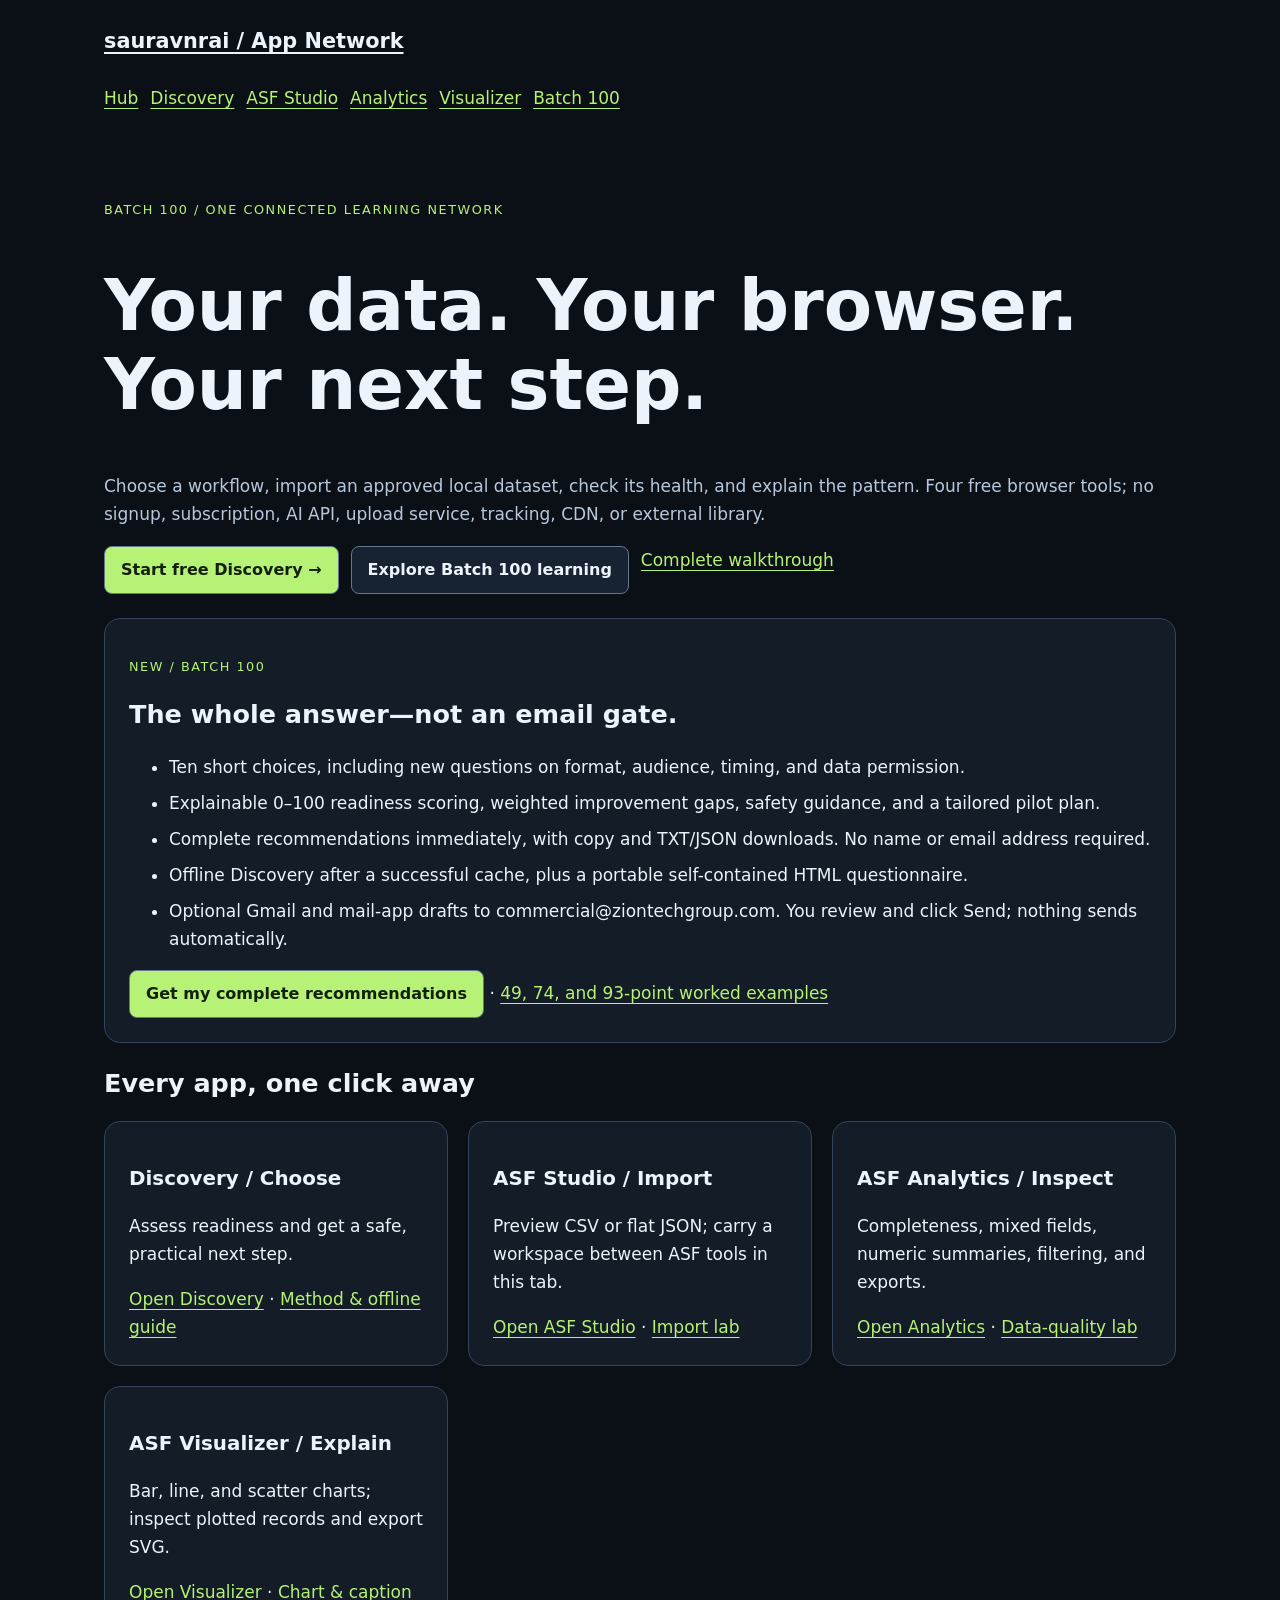
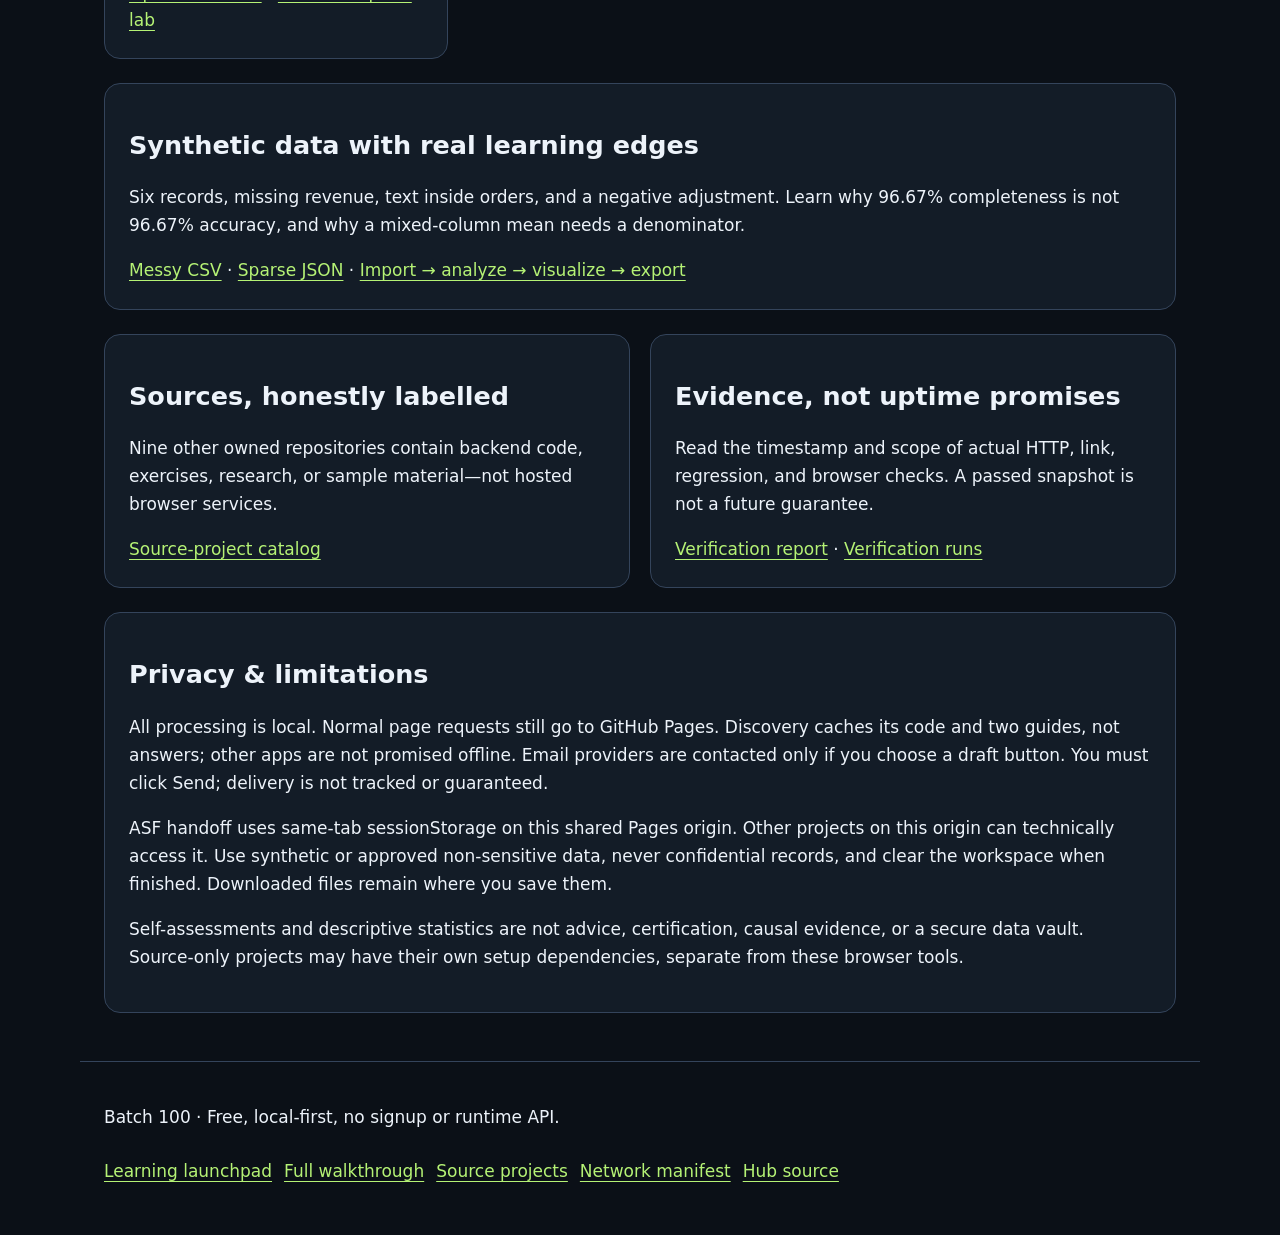
<file: index.html>
<!doctype html><html lang="en"><head><meta charset="utf-8"><meta name="viewport" content="width=device-width,initial-scale=1"><meta name="description" content="Batch 100: a free connected network of local browser tools, offline Discovery and practical data tutorials."><meta name="referrer" content="no-referrer"><link rel="canonical" href="https://sauravnrai.github.io/"><title>App Network — Batch 100</title><link rel="stylesheet" href="/batch100.css"></head><body><a class="skip" href="#main">Skip to content</a><header><a class="brand" href="/">sauravnrai / App Network</a><nav aria-label="App Network"><a href="/" aria-current="page">Hub</a><a href="/discovery/">Discovery</a><a href="/ASF/">ASF Studio</a><a href="/ASF-analytics/">Analytics</a><a href="/ASF-visualizer/">Visualizer</a><a href="/batch-100.html">Batch 100</a></nav></header><main id="main"><p class="eyebrow">Batch 100 / one connected learning network</p><h1>Your data. Your browser.<br>Your next step.</h1><p class="lead">Choose a workflow, import an approved local dataset, check its health, and explain the pattern. Four free browser tools; no signup, subscription, AI API, upload service, tracking, CDN, or external library.</p><div class="actions"><a class="button" href="/discovery/">Start free Discovery →</a><a class="button secondary" href="/batch-100.html">Explore Batch 100 learning</a><a href="/workflow.html">Complete walkthrough</a></div><section class="panel" id="batch100"><p class="eyebrow">New / Batch 100</p><h2>The whole answer—not an email gate.</h2><ul><li>Ten short choices, including new questions on format, audience, timing, and data permission.</li><li>Explainable 0–100 readiness scoring, weighted improvement gaps, safety guidance, and a tailored pilot plan.</li><li>Complete recommendations immediately, with copy and TXT/JSON downloads. No name or email address required.</li><li>Offline Discovery after a successful cache, plus a portable self-contained HTML questionnaire.</li><li>Optional Gmail and mail-app drafts to commercial@ziontechgroup.com. You review and click Send; nothing sends automatically.</li></ul><a class="button" href="/discovery/">Get my complete recommendations</a> · <a href="/discovery/examples.html">49, 74, and 93-point worked examples</a></section><section id="apps"><h2>Every app, one click away</h2><div class="grid"><article class="panel"><h3>Discovery / Choose</h3><p>Assess readiness and get a safe, practical next step.</p><a href="/discovery/">Open Discovery</a> · <a href="/discovery/guide.html">Method & offline guide</a></article><article class="panel"><h3>ASF Studio / Import</h3><p>Preview CSV or flat JSON; carry a workspace between ASF tools in this tab.</p><a href="/ASF/">Open ASF Studio</a> · <a href="/ASF/batch-100.html">Import lab</a></article><article class="panel"><h3>ASF Analytics / Inspect</h3><p>Completeness, mixed fields, numeric summaries, filtering, and exports.</p><a href="/ASF-analytics/">Open Analytics</a> · <a href="/ASF-analytics/batch-100.html">Data-quality lab</a></article><article class="panel"><h3>ASF Visualizer / Explain</h3><p>Bar, line, and scatter charts; inspect plotted records and export SVG.</p><a href="/ASF-visualizer/">Open Visualizer</a> · <a href="/ASF-visualizer/batch-100.html">Chart & caption lab</a></article></div></section><section class="panel"><h2>Synthetic data with real learning edges</h2><p>Six records, missing revenue, text inside orders, and a negative adjustment. Learn why 96.67% completeness is not 96.67% accuracy, and why a mixed-column mean needs a denominator.</p><a href="/ASF/data/batch100-messy.csv" download>Messy CSV</a> · <a href="/ASF/data/batch100-sparse.json" download>Sparse JSON</a> · <a href="/workflow.html">Import → analyze → visualize → export</a></section><section class="grid"><article class="panel"><h2>Sources, honestly labelled</h2><p>Nine other owned repositories contain backend code, exercises, research, or sample material—not hosted browser services.</p><a href="/projects.html">Source-project catalog</a></article><article class="panel"><h2>Evidence, not uptime promises</h2><p>Read the timestamp and scope of actual HTTP, link, regression, and browser checks. A passed snapshot is not a future guarantee.</p><a href="/verification/latest.json">Verification report</a> · <a href="https://github.com/sauravnrai/sauravnrai.github.io/actions/workflows/verify.yml">Verification runs</a></article></section><section class="panel" id="privacy"><h2>Privacy & limitations</h2><p>All processing is local. Normal page requests still go to GitHub Pages. Discovery caches its code and two guides, not answers; other apps are not promised offline. Email providers are contacted only if you choose a draft button. You must click Send; delivery is not tracked or guaranteed.</p><p>ASF handoff uses same-tab sessionStorage on this shared Pages origin. Other projects on this origin can technically access it. Use synthetic or approved non-sensitive data, never confidential records, and clear the workspace when finished. Downloaded files remain where you save them.</p><p>Self-assessments and descriptive statistics are not advice, certification, causal evidence, or a secure data vault. Source-only projects may have their own setup dependencies, separate from these browser tools.</p></section></main><footer><p>Batch 100 · Free, local-first, no signup or runtime API.</p><nav aria-label="Resources"><a href="/batch-100.html">Learning launchpad</a><a href="/workflow.html">Full walkthrough</a><a href="/projects.html">Source projects</a><a href="/network.json">Network manifest</a><a href="https://github.com/sauravnrai/sauravnrai.github.io">Hub source</a></nav></footer></body></html>
</file>
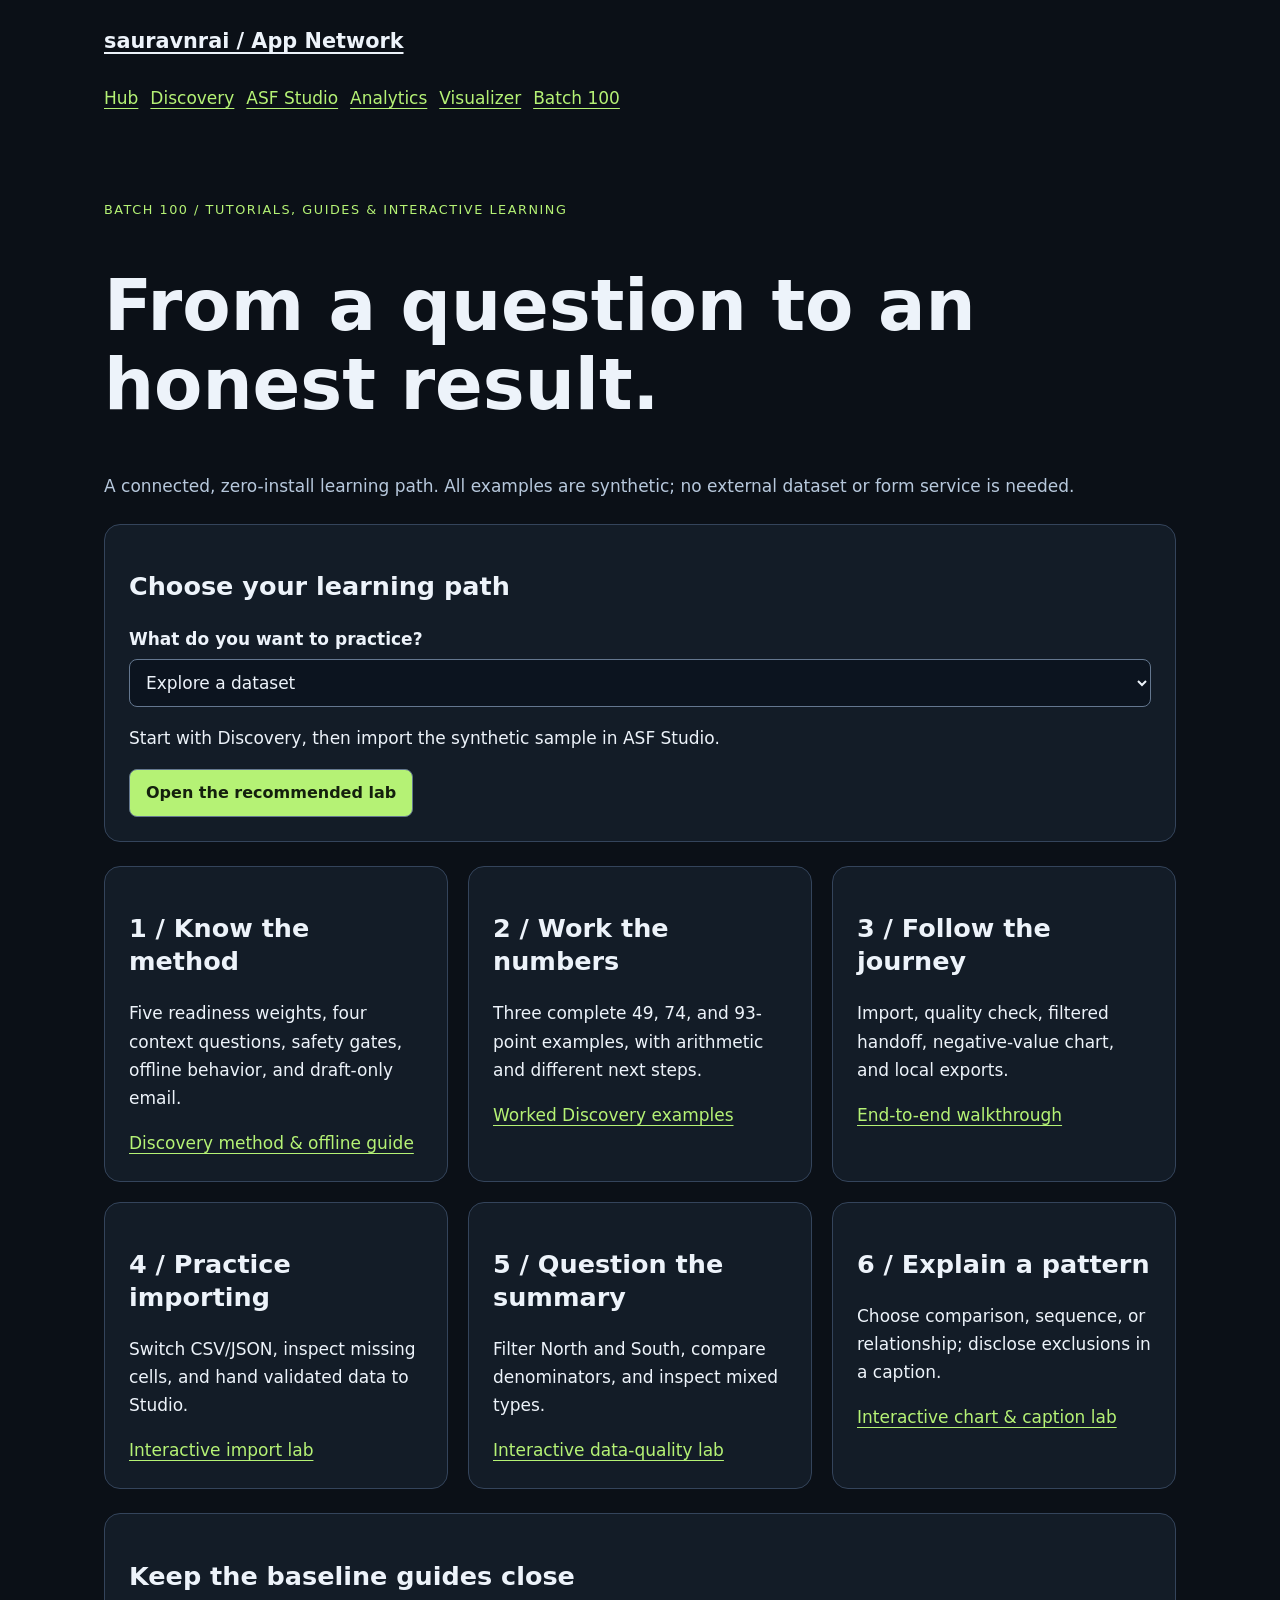
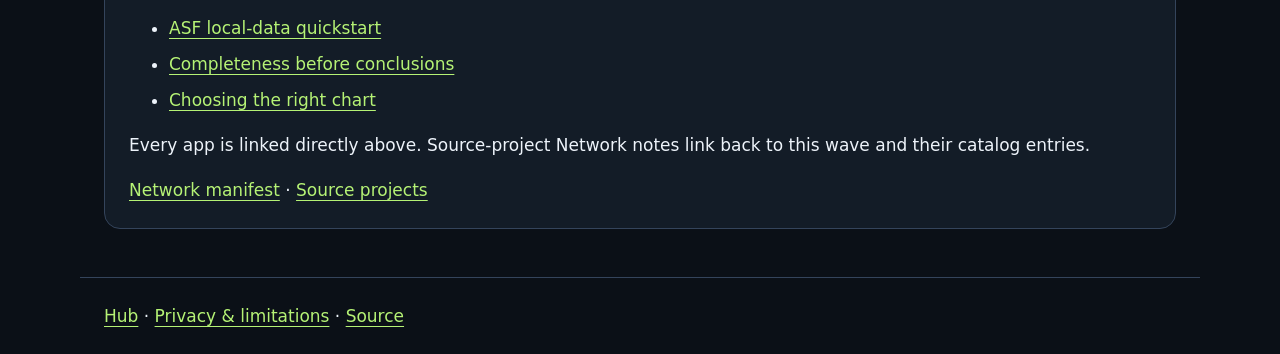
<file: batch-100.html>
<!doctype html><html lang="en"><head><meta charset="utf-8"><meta name="viewport" content="width=device-width,initial-scale=1"><meta name="description" content="Batch 100 tutorials, guides and interactive local-data learning across Discovery and ASF."><title>Batch 100 Learning Launchpad — App Network</title><link rel="stylesheet" href="/batch100.css"></head><body><a class="skip" href="#main">Skip to content</a><header><a class="brand" href="/">sauravnrai / App Network</a><nav aria-label="App Network"><a href="/">Hub</a><a href="/discovery/">Discovery</a><a href="/ASF/">ASF Studio</a><a href="/ASF-analytics/">Analytics</a><a href="/ASF-visualizer/">Visualizer</a><a href="/batch-100.html" aria-current="page">Batch 100</a></nav></header><main id="main"><p class="eyebrow">Batch 100 / tutorials, guides & interactive learning</p><h1>From a question to an honest result.</h1><p class="lead">A connected, zero-install learning path. All examples are synthetic; no external dataset or form service is needed.</p><section class="panel"><h2>Choose your learning path</h2><label for="path-goal">What do you want to practice?</label><select id="path-goal"><option value="explore">Explore a dataset</option><option value="quality">Assess data quality</option><option value="visualize">Present a pattern</option></select><p id="path-advice" class="status" aria-live="polite">Start with Discovery, then import the synthetic sample in ASF Studio.</p><a id="path-link" class="button" href="/ASF/batch-100.html">Open the recommended lab</a><noscript>All labs are linked below; JavaScript only changes this suggestion.</noscript></section><section class="grid"><article class="panel"><h2>1 / Know the method</h2><p>Five readiness weights, four context questions, safety gates, offline behavior, and draft-only email.</p><a href="/discovery/guide.html">Discovery method & offline guide</a></article><article class="panel"><h2>2 / Work the numbers</h2><p>Three complete 49, 74, and 93-point examples, with arithmetic and different next steps.</p><a href="/discovery/examples.html">Worked Discovery examples</a></article><article class="panel"><h2>3 / Follow the journey</h2><p>Import, quality check, filtered handoff, negative-value chart, and local exports.</p><a href="/workflow.html">End-to-end walkthrough</a></article><article class="panel"><h2>4 / Practice importing</h2><p>Switch CSV/JSON, inspect missing cells, and hand validated data to Studio.</p><a href="/ASF/batch-100.html">Interactive import lab</a></article><article class="panel"><h2>5 / Question the summary</h2><p>Filter North and South, compare denominators, and inspect mixed types.</p><a href="/ASF-analytics/batch-100.html">Interactive data-quality lab</a></article><article class="panel"><h2>6 / Explain a pattern</h2><p>Choose comparison, sequence, or relationship; disclose exclusions in a caption.</p><a href="/ASF-visualizer/batch-100.html">Interactive chart & caption lab</a></article></section><section class="panel"><h2>Keep the baseline guides close</h2><ul><li><a href="/ASF/guide.html">ASF local-data quickstart</a></li><li><a href="/ASF-analytics/guide.html">Completeness before conclusions</a></li><li><a href="/ASF-visualizer/guide.html">Choosing the right chart</a></li></ul><p>Every app is linked directly above. Source-project Network notes link back to this wave and their catalog entries.</p><a href="/network.json">Network manifest</a> · <a href="/projects.html">Source projects</a></section></main><footer><a href="/">Hub</a> · <a href="/#privacy">Privacy & limitations</a> · <a href="https://github.com/sauravnrai/sauravnrai.github.io">Source</a></footer><script>'use strict';const advice={explore:['Import the sample and check its six records before choosing a question.','/ASF/batch-100.html'],quality:['Compare missing cells with mixed types, then inspect the filtered denominator.','/ASF-analytics/batch-100.html'],visualize:['Choose a chart for the question, retain negative values, and describe exclusions.','/ASF-visualizer/batch-100.html']};document.getElementById('path-goal').addEventListener('change',e=>{const p=advice[e.target.value];document.getElementById('path-advice').textContent=p[0];document.getElementById('path-link').href=p[1];});</script></body></html>
</file>
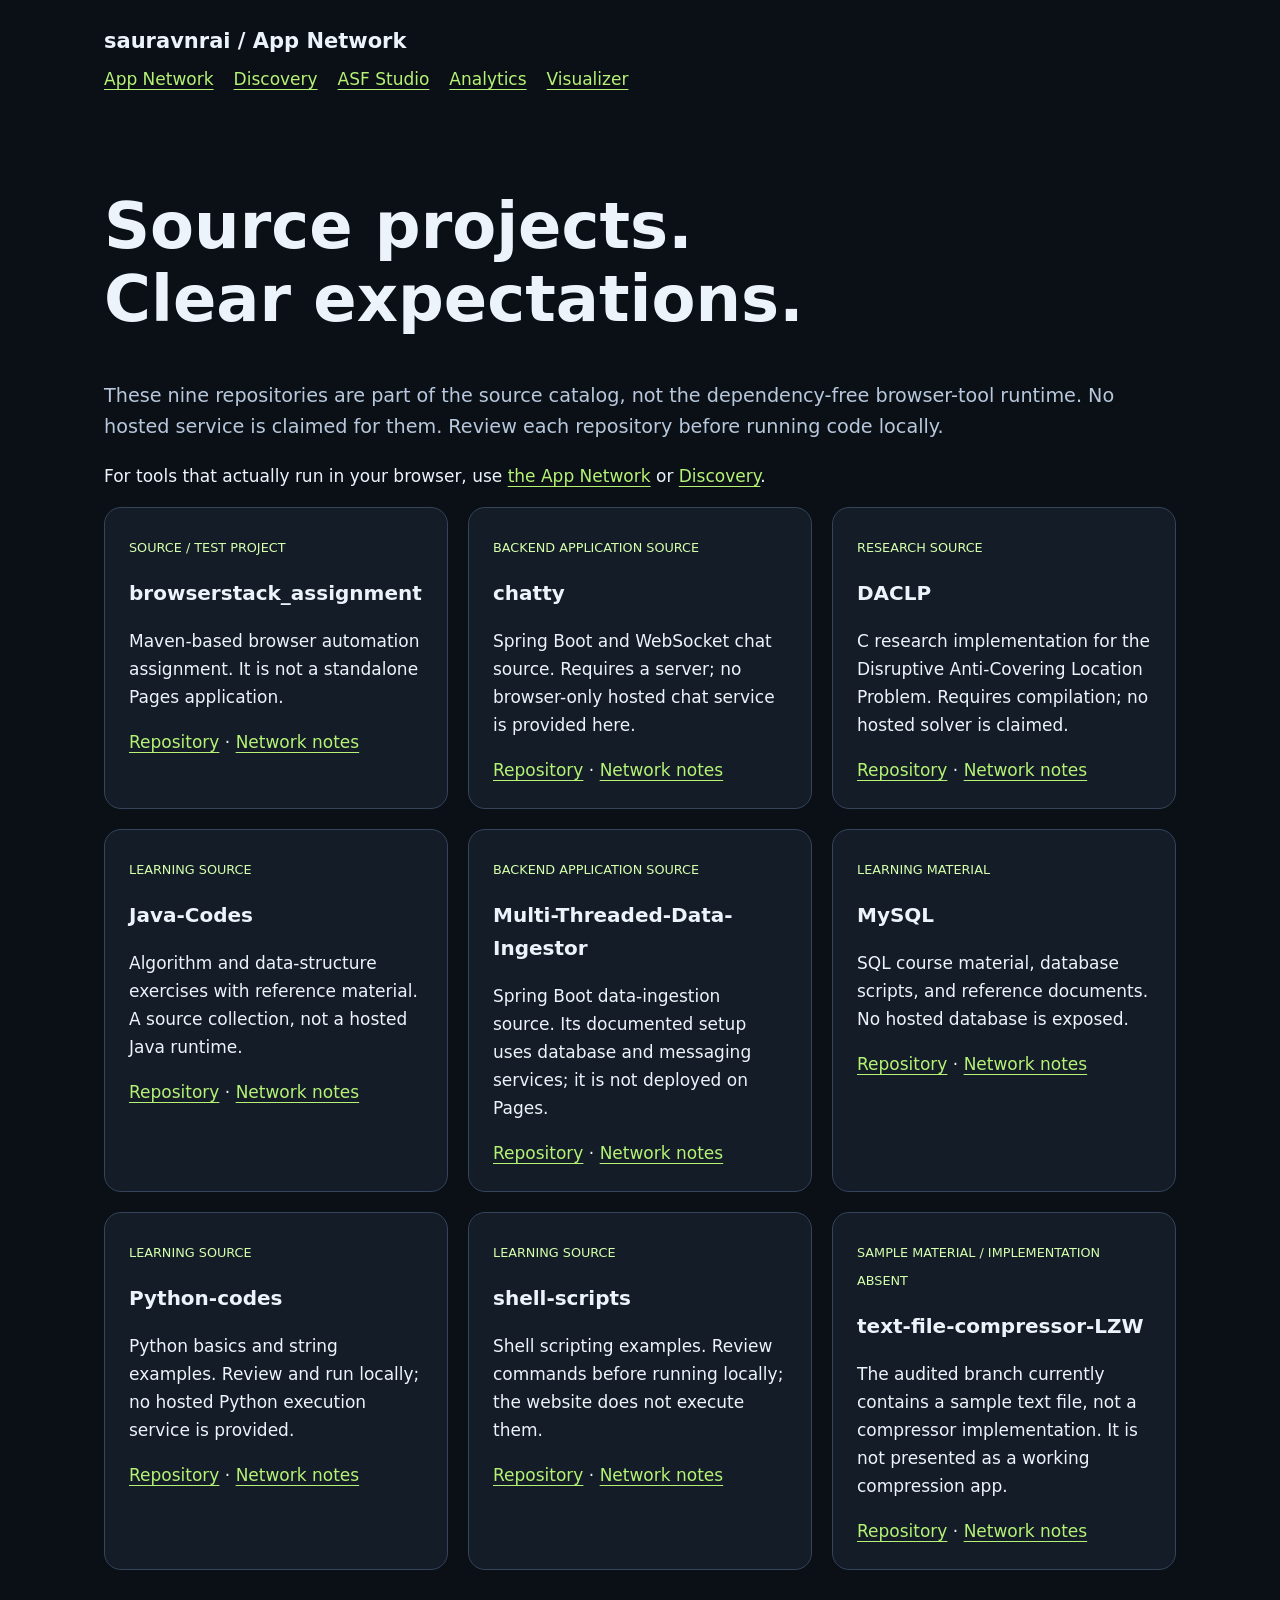
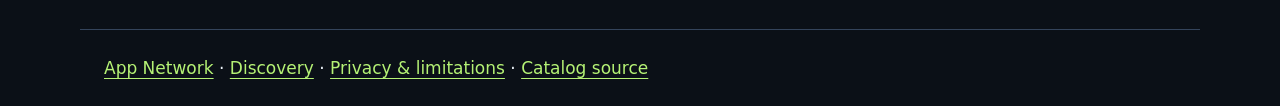
<file: projects.html>
<!doctype html><html lang="en"><head><meta charset="utf-8"><meta name="viewport" content="width=device-width,initial-scale=1"><meta name="description" content="An honest catalog of source-only projects in the sauravnrai account; not hosted backend services."><meta http-equiv="Content-Security-Policy" content="default-src 'none'; style-src 'unsafe-inline'; connect-src 'none'; base-uri 'none'; form-action 'none'"><title>Source Projects — App Network</title><style>*{box-sizing:border-box}html{color-scheme:dark}body{margin:0;background:#0b1017;color:#edf3fa;font:17px/1.65 system-ui,sans-serif}a{color:#b5f275;text-underline-offset:4px}a:focus-visible{outline:3px solid #bdacff;outline-offset:4px}header,main,footer{max-width:1120px;margin:auto;padding:24px}nav{display:flex;flex-wrap:wrap;gap:10px 20px}nav a{padding:6px 0}.brand{font-size:21px;color:#edf3fa;font-weight:800;text-decoration:none}h1{font-size:clamp(2.4rem,7vw,4rem);line-height:1.15}.lead{font-size:1.2rem;color:#b7c8dc}.grid{display:grid;grid-template-columns:repeat(auto-fit,minmax(min(100%,290px),1fr));gap:20px}.panel{padding:24px;border:1px solid #34445b;border-radius:17px;background:#131c27;min-width:0}h2{font-size:1.25rem;overflow-wrap:anywhere}.tag{color:#d5ffad;font-size:.8rem;text-transform:uppercase}.skip{position:absolute;top:-100px;left:20px;background:#edf3fa;color:#14200d;padding:10px}.skip:focus{top:10px}footer{border-top:1px solid #34445b;margin-top:35px}@media(max-width:560px){header,main,footer{padding:18px}}</style></head><body><a href="#main" class="skip">Skip to content</a><header><a href="/" class="brand">sauravnrai / App Network</a><nav aria-label="App Network"><a href="/">App Network</a><a href="/discovery/">Discovery</a><a href="/ASF/">ASF Studio</a><a href="/ASF-analytics/">Analytics</a><a href="/ASF-visualizer/">Visualizer</a></nav></header><main id="main"><h1>Source projects.<br>Clear expectations.</h1><p class="lead">These nine repositories are part of the source catalog, not the dependency-free browser-tool runtime. No hosted service is claimed for them. Review each repository before running code locally.</p><p>For tools that actually run in your browser, use <a href="/">the App Network</a> or <a href="/discovery/">Discovery</a>.</p><section class="grid" aria-label="Source-only repository catalog"><article class="panel" id="browserstack_assignment"><span class="tag">Source / test project</span><h2>browserstack_assignment</h2><p>Maven-based browser automation assignment. It is not a standalone Pages application.</p><a href="https://github.com/sauravnrai/browserstack_assignment">Repository</a> · <a href="https://github.com/sauravnrai/browserstack_assignment/blob/main/NETWORK.md">Network notes</a></article><article class="panel" id="chatty"><span class="tag">Backend application source</span><h2>chatty</h2><p>Spring Boot and WebSocket chat source. Requires a server; no browser-only hosted chat service is provided here.</p><a href="https://github.com/sauravnrai/chatty">Repository</a> · <a href="https://github.com/sauravnrai/chatty/blob/master/NETWORK.md">Network notes</a></article><article class="panel" id="DACLP"><span class="tag">Research source</span><h2>DACLP</h2><p>C research implementation for the Disruptive Anti-Covering Location Problem. Requires compilation; no hosted solver is claimed.</p><a href="https://github.com/sauravnrai/DACLP">Repository</a> · <a href="https://github.com/sauravnrai/DACLP/blob/main/NETWORK.md">Network notes</a></article><article class="panel" id="Java-Codes"><span class="tag">Learning source</span><h2>Java-Codes</h2><p>Algorithm and data-structure exercises with reference material. A source collection, not a hosted Java runtime.</p><a href="https://github.com/sauravnrai/Java-Codes">Repository</a> · <a href="https://github.com/sauravnrai/Java-Codes/blob/main/NETWORK.md">Network notes</a></article><article class="panel" id="Multi-Threaded-Data-Ingestor"><span class="tag">Backend application source</span><h2>Multi-Threaded-Data-Ingestor</h2><p>Spring Boot data-ingestion source. Its documented setup uses database and messaging services; it is not deployed on Pages.</p><a href="https://github.com/sauravnrai/Multi-Threaded-Data-Ingestor">Repository</a> · <a href="https://github.com/sauravnrai/Multi-Threaded-Data-Ingestor/blob/main/NETWORK.md">Network notes</a></article><article class="panel" id="MySQL"><span class="tag">Learning material</span><h2>MySQL</h2><p>SQL course material, database scripts, and reference documents. No hosted database is exposed.</p><a href="https://github.com/sauravnrai/MySQL">Repository</a> · <a href="https://github.com/sauravnrai/MySQL/blob/master/NETWORK.md">Network notes</a></article><article class="panel" id="Python-codes"><span class="tag">Learning source</span><h2>Python-codes</h2><p>Python basics and string examples. Review and run locally; no hosted Python execution service is provided.</p><a href="https://github.com/sauravnrai/Python-codes">Repository</a> · <a href="https://github.com/sauravnrai/Python-codes/blob/main/NETWORK.md">Network notes</a></article><article class="panel" id="shell-scripts"><span class="tag">Learning source</span><h2>shell-scripts</h2><p>Shell scripting examples. Review commands before running locally; the website does not execute them.</p><a href="https://github.com/sauravnrai/shell-scripts">Repository</a> · <a href="https://github.com/sauravnrai/shell-scripts/blob/main/NETWORK.md">Network notes</a></article><article class="panel" id="text-file-compressor-LZW"><span class="tag">Sample material / implementation absent</span><h2>text-file-compressor-LZW</h2><p>The audited branch currently contains a sample text file, not a compressor implementation. It is not presented as a working compression app.</p><a href="https://github.com/sauravnrai/text-file-compressor-LZW">Repository</a> · <a href="https://github.com/sauravnrai/text-file-compressor-LZW/blob/main/NETWORK.md">Network notes</a></article></section></main><footer><a href="/">App Network</a> · <a href="/discovery/">Discovery</a> · <a href="/#privacy">Privacy & limitations</a> · <a href="https://github.com/sauravnrai/sauravnrai.github.io">Catalog source</a></footer></body></html>
</file>
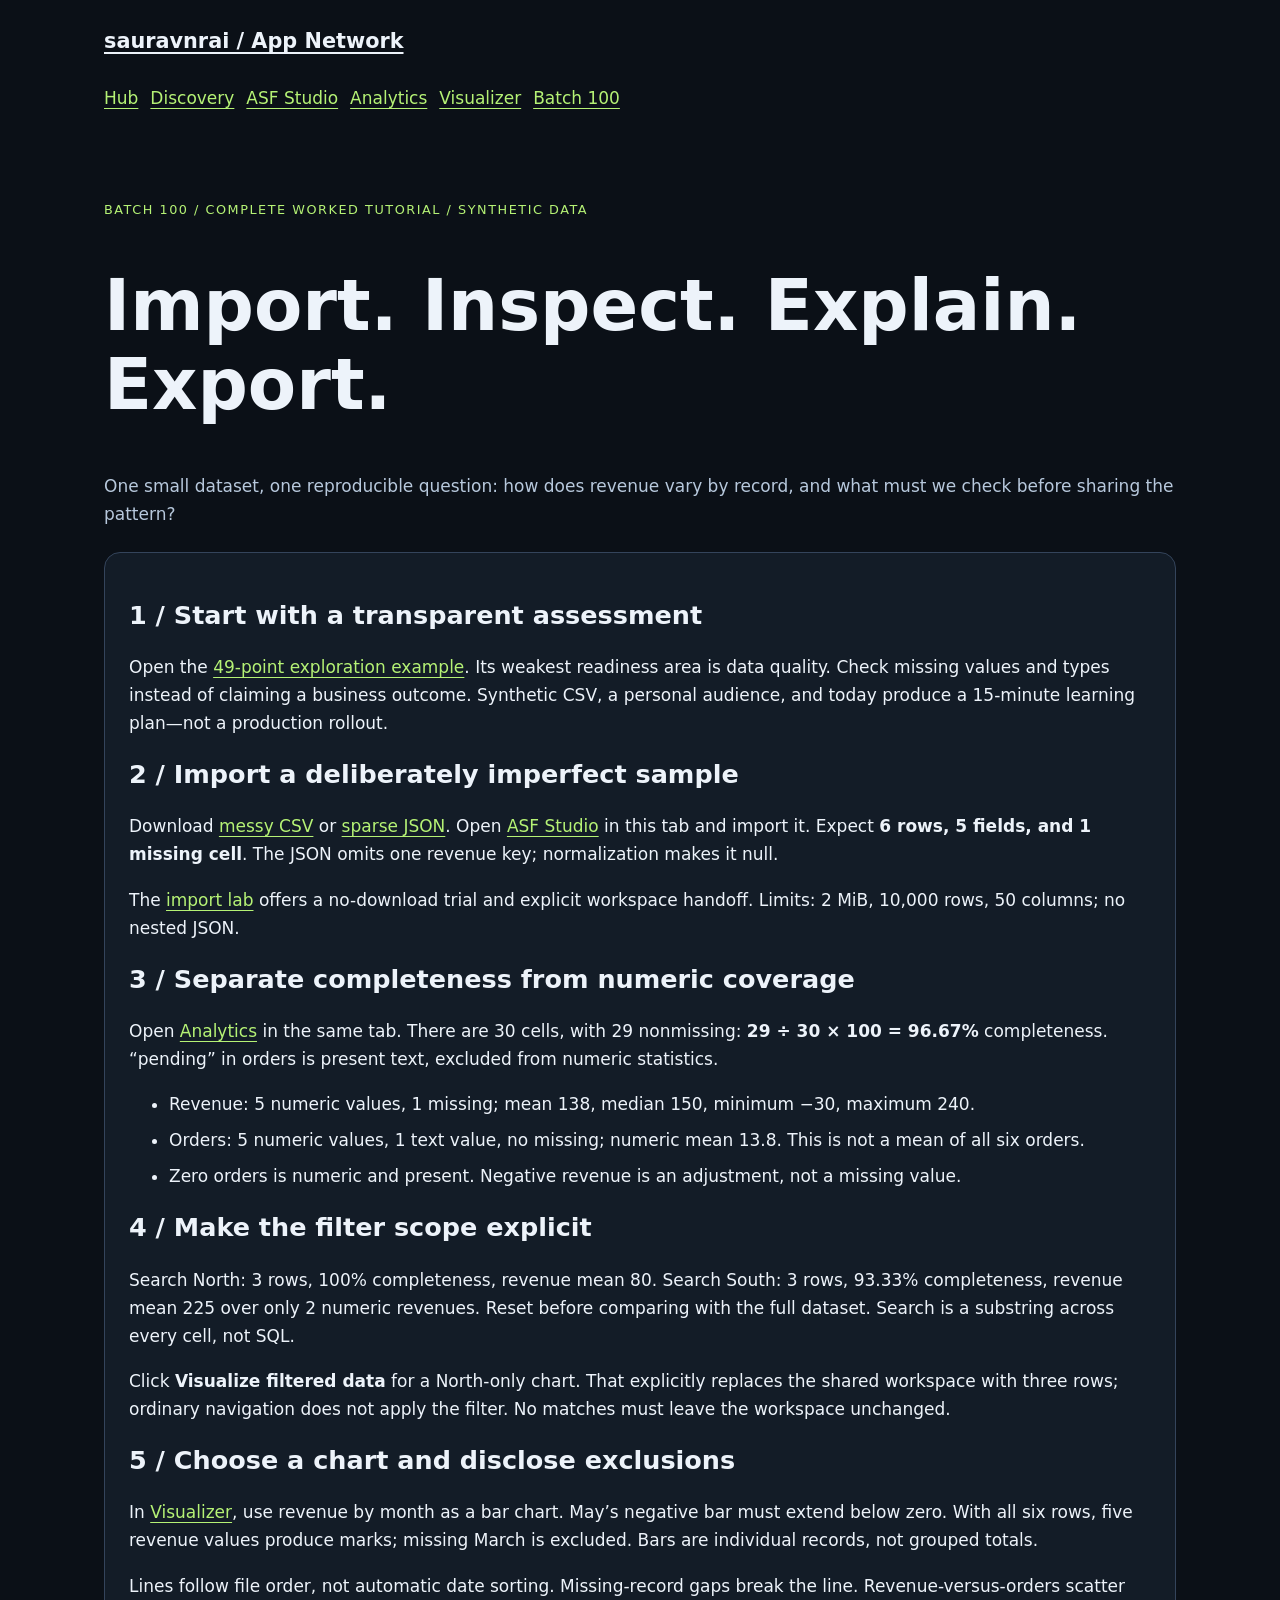
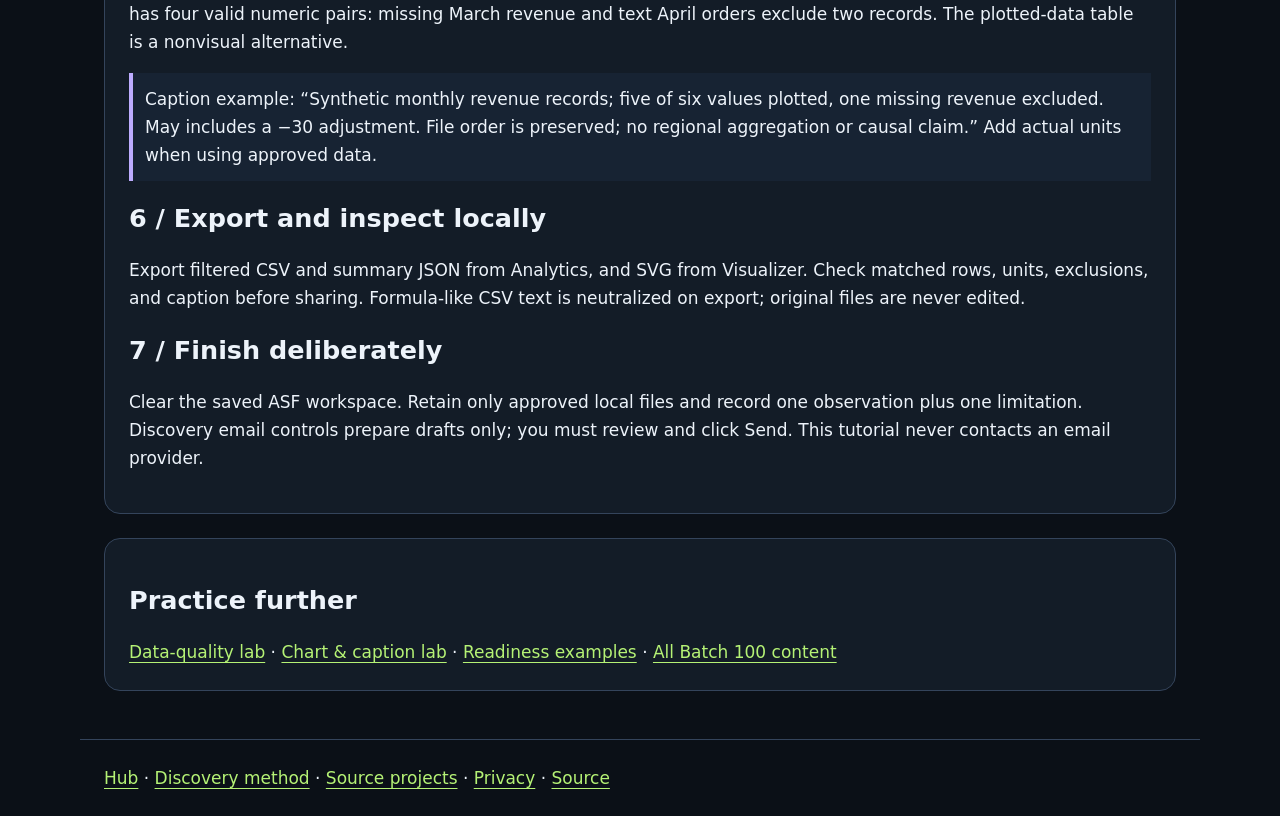
<file: workflow.html>
<!doctype html><html lang="en"><head><meta charset="utf-8"><meta name="viewport" content="width=device-width,initial-scale=1"><meta name="description" content="A complete synthetic CSV and sparse JSON workflow across Discovery, ASF Studio, Analytics and Visualizer."><title>A Complete Local Data Workflow — App Network</title><link rel="stylesheet" href="/batch100.css"></head><body><a class="skip" href="#main">Skip to content</a><header><a class="brand" href="/">sauravnrai / App Network</a><nav aria-label="App Network"><a href="/">Hub</a><a href="/discovery/">Discovery</a><a href="/ASF/">ASF Studio</a><a href="/ASF-analytics/">Analytics</a><a href="/ASF-visualizer/">Visualizer</a><a href="/batch-100.html">Batch 100</a></nav></header><main id="main"><p class="eyebrow">Batch 100 / complete worked tutorial / synthetic data</p><h1>Import. Inspect. Explain. Export.</h1><p class="lead">One small dataset, one reproducible question: how does revenue vary by record, and what must we check before sharing the pattern?</p><article class="panel"><h2>1 / Start with a transparent assessment</h2><p>Open the <a href="/discovery/?example=explore">49-point exploration example</a>. Its weakest readiness area is data quality. Check missing values and types instead of claiming a business outcome. Synthetic CSV, a personal audience, and today produce a 15-minute learning plan—not a production rollout.</p><h2>2 / Import a deliberately imperfect sample</h2><p>Download <a href="/ASF/data/batch100-messy.csv" download>messy CSV</a> or <a href="/ASF/data/batch100-sparse.json" download>sparse JSON</a>. Open <a href="/ASF/">ASF Studio</a> in this tab and import it. Expect <strong>6 rows, 5 fields, and 1 missing cell</strong>. The JSON omits one revenue key; normalization makes it null.</p><p>The <a href="/ASF/batch-100.html">import lab</a> offers a no-download trial and explicit workspace handoff. Limits: 2 MiB, 10,000 rows, 50 columns; no nested JSON.</p><h2>3 / Separate completeness from numeric coverage</h2><p>Open <a href="/ASF-analytics/">Analytics</a> in the same tab. There are 30 cells, with 29 nonmissing: <strong>29 ÷ 30 × 100 = 96.67%</strong> completeness. “pending” in orders is present text, excluded from numeric statistics.</p><ul><li>Revenue: 5 numeric values, 1 missing; mean 138, median 150, minimum −30, maximum 240.</li><li>Orders: 5 numeric values, 1 text value, no missing; numeric mean 13.8. This is not a mean of all six orders.</li><li>Zero orders is numeric and present. Negative revenue is an adjustment, not a missing value.</li></ul><h2>4 / Make the filter scope explicit</h2><p>Search North: 3 rows, 100% completeness, revenue mean 80. Search South: 3 rows, 93.33% completeness, revenue mean 225 over only 2 numeric revenues. Reset before comparing with the full dataset. Search is a substring across every cell, not SQL.</p><p>Click <strong>Visualize filtered data</strong> for a North-only chart. That explicitly replaces the shared workspace with three rows; ordinary navigation does not apply the filter. No matches must leave the workspace unchanged.</p><h2>5 / Choose a chart and disclose exclusions</h2><p>In <a href="/ASF-visualizer/">Visualizer</a>, use revenue by month as a bar chart. May’s negative bar must extend below zero. With all six rows, five revenue values produce marks; missing March is excluded. Bars are individual records, not grouped totals.</p><p>Lines follow file order, not automatic date sorting. Missing-record gaps break the line. Revenue-versus-orders scatter has four valid numeric pairs: missing March revenue and text April orders exclude two records. The plotted-data table is a nonvisual alternative.</p><p class="note">Caption example: “Synthetic monthly revenue records; five of six values plotted, one missing revenue excluded. May includes a −30 adjustment. File order is preserved; no regional aggregation or causal claim.” Add actual units when using approved data.</p><h2>6 / Export and inspect locally</h2><p>Export filtered CSV and summary JSON from Analytics, and SVG from Visualizer. Check matched rows, units, exclusions, and caption before sharing. Formula-like CSV text is neutralized on export; original files are never edited.</p><h2>7 / Finish deliberately</h2><p>Clear the saved ASF workspace. Retain only approved local files and record one observation plus one limitation. Discovery email controls prepare drafts only; you must review and click Send. This tutorial never contacts an email provider.</p></article><section class="panel"><h2>Practice further</h2><a href="/ASF-analytics/batch-100.html">Data-quality lab</a> · <a href="/ASF-visualizer/batch-100.html">Chart & caption lab</a> · <a href="/discovery/examples.html">Readiness examples</a> · <a href="/batch-100.html">All Batch 100 content</a></section></main><footer><a href="/">Hub</a> · <a href="/discovery/guide.html">Discovery method</a> · <a href="/projects.html">Source projects</a> · <a href="/#privacy">Privacy</a> · <a href="https://github.com/sauravnrai/sauravnrai.github.io">Source</a></footer></body></html>
</file>
<file: batch100.css>
*{box-sizing:border-box}html{color-scheme:dark}body{margin:0;background:#0b1017;color:#edf3fa;font:17px/1.65 system-ui,sans-serif}header,main,footer{max-width:1120px;padding:24px;margin:auto}a{color:#b5f275;text-underline-offset:4px}nav,.actions{display:flex;flex-wrap:wrap;gap:12px;margin:18px 0}nav a{padding:8px 0;min-height:44px}.brand{color:#edf3fa;font-weight:800;font-size:1.3rem}h1{font-size:clamp(2.2rem,6vw,4.4rem);line-height:1.12}h2,h3{line-height:1.3}h1,h2,h3,p,a{overflow-wrap:anywhere}.lead,small,.muted{color:#b7c8dc}.eyebrow{color:#b5f275;text-transform:uppercase;letter-spacing:.12em;font-size:.8rem}.panel{padding:24px;background:#131c27;border:1px solid #34445b;border-radius:16px;margin:24px 0;min-width:0}.grid{display:grid;grid-template-columns:repeat(auto-fit,minmax(min(100%,270px),1fr));gap:20px}.grid .panel{margin:0}button,.button{display:inline-block;min-height:44px;padding:11px 16px;border:1px solid #64778f;border-radius:8px;background:#b5f275;color:#14200d;font:700 1rem/1.5 system-ui;text-decoration:none;cursor:pointer}.secondary{background:#172333;color:#edf3fa}label{display:block;font-weight:650;margin-top:18px}input,select,textarea{font:inherit;display:block;width:100%;padding:12px;margin-top:6px;background:#0c141f;color:#edf3fa;border:1px solid #64778f;border-radius:8px;min-width:0}li{margin:8px 0}.note{border-left:4px solid #bdacff;padding:12px;background:#172333}.status{min-height:1.6em}.skip{position:absolute;top:-100px;left:15px;background:#edf3fa;color:#14200d;padding:10px}.skip:focus{top:10px}:focus-visible{outline:3px solid #bdacff;outline-offset:4px}footer{border-top:1px solid #34445b}code,pre{white-space:pre-wrap;overflow-wrap:anywhere}[hidden]{display:none!important}@media(max-width:560px){header,main,footer{padding:18px}.panel{padding:18px}.actions>*{flex:1 1 180px}nav{gap:8px 14px;font-size:.9rem}}
</file>
